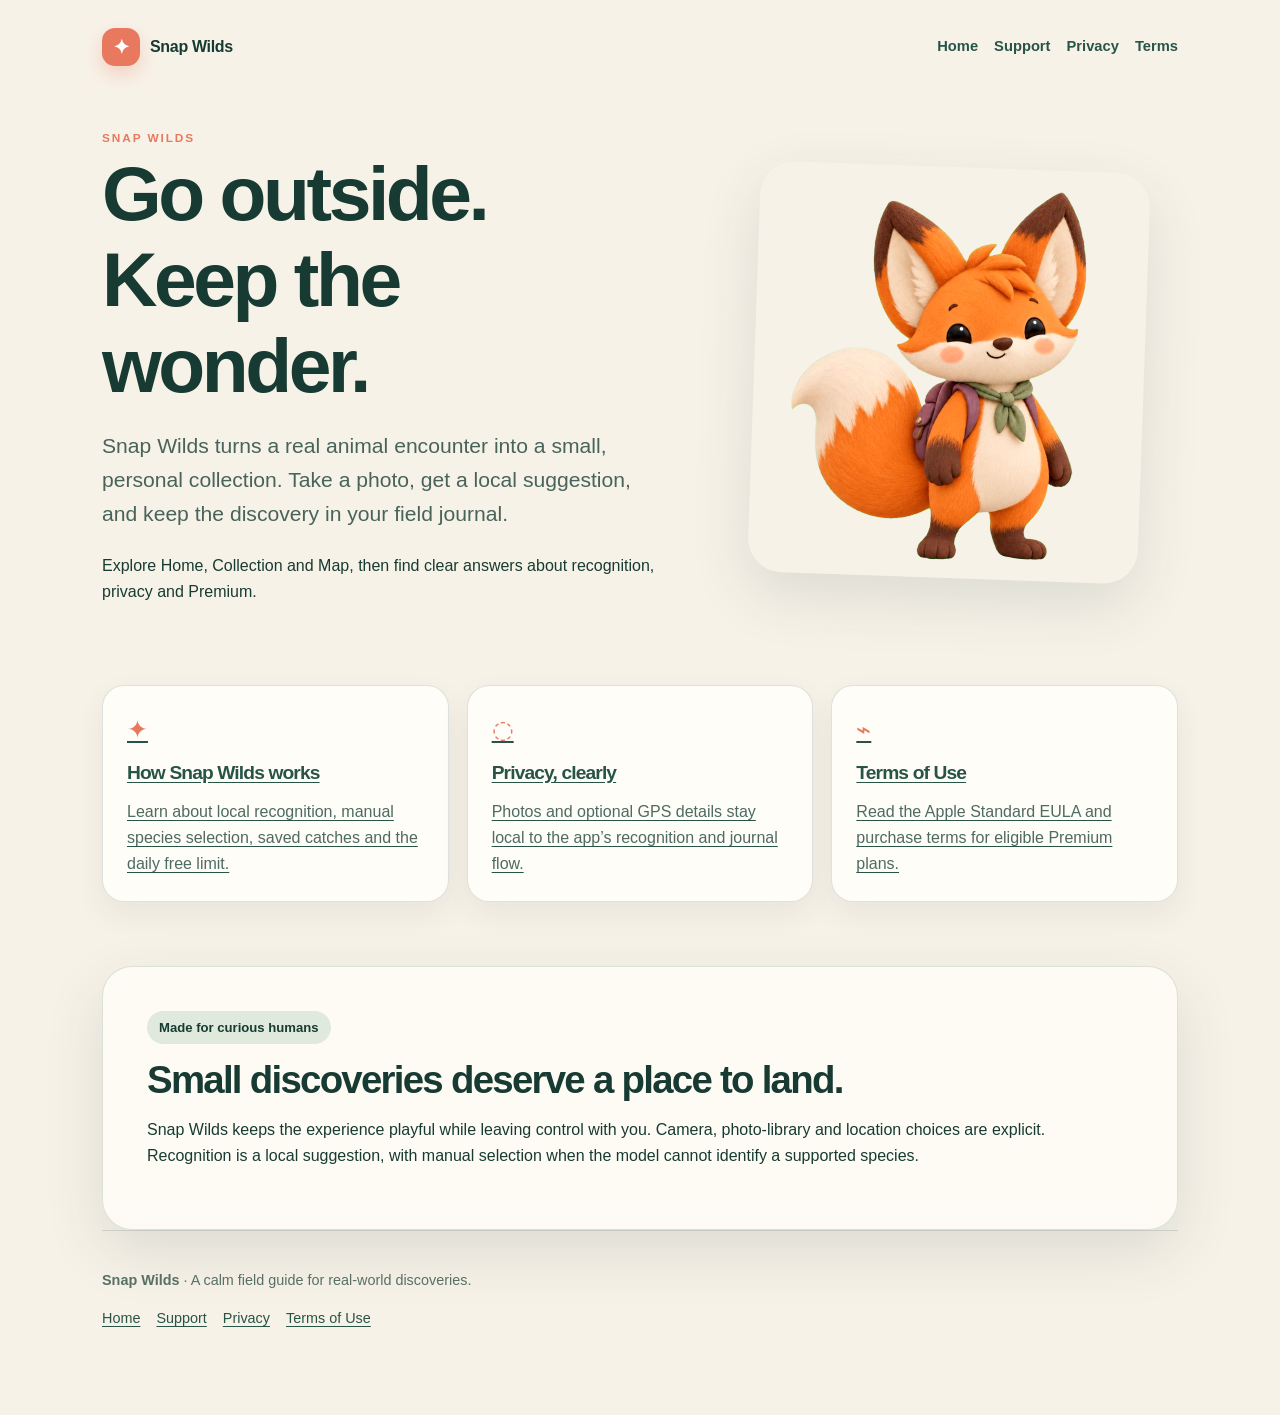
<file: index.html>
<!DOCTYPE html>
<html lang="en">
<head>
<meta http-equiv="Content-Type" content="text/html; charset=UTF-8">
<meta charset="utf-8">
<meta name="viewport" content="width=device-width, initial-scale=1">
<meta name="description" content="Snap Wilds field guide, support, privacy and terms.">
<title>Snap Wilds &middot; Home</title>
<link rel="stylesheet" href="style.css">
</head>
<body><main class="shell"><nav class="nav"><a class="brand" href="index.html"><span class="brand-mark">&#10022;</span><span>Snap Wilds</span></a><div class="nav-links">
<a href="index.html">Home</a><a href="support.html">Support</a><a href="privacy.html">Privacy</a><a href="terms.html">Terms</a>
</div></nav><section class="hero"><div>
<span class="eyebrow">Snap Wilds</span><h1>Go outside.<br>Keep the wonder.</h1>
<p class="lede">Snap Wilds turns a real animal encounter into a small, personal collection. Take a photo, get a local suggestion, and keep the discovery in your field journal.</p>
<p>Explore Home, Collection and Map, then find clear answers about recognition, privacy and Premium.</p>
</div>
<img class="poster" src="fino-poster.png" alt="Fino, the Snap Wilds fox mascot, smiling beside the app mark"></section><div class="grid">
<a class="card" href="support.html"><div class="icon">&#10022;</div>
<h3>How Snap Wilds works</h3>
<p>Learn about local recognition, manual species selection, saved catches and the daily free limit.</p></a><a class="card" href="privacy.html"><div class="icon">&#9676;</div>
<h3>Privacy, clearly</h3>
<p>Photos and optional GPS details stay local to the app’s recognition and journal flow.</p></a><a class="card" href="terms.html"><div class="icon">&#8961;</div>
<h3>Terms of Use</h3>
<p>Read the Apple Standard EULA and purchase terms for eligible Premium plans.</p></a>
</div>
<section class="panel"><span class="kicker">Made for curious humans</span><h2>Small discoveries deserve a place to land.</h2>
<p>Snap Wilds keeps the experience playful while leaving control with you. Camera, photo-library and location choices are explicit. Recognition is a local suggestion, with manual selection when the model cannot identify a supported species.</p></section><footer><p><strong>Snap Wilds</strong> &middot; A calm field guide for real-world discoveries.</p>
<p><a href="index.html">Home</a><a href="support.html">Support</a><a href="privacy.html">Privacy</a><a href="terms.html">Terms of Use</a></p></footer></main></body>
</html>
</file>
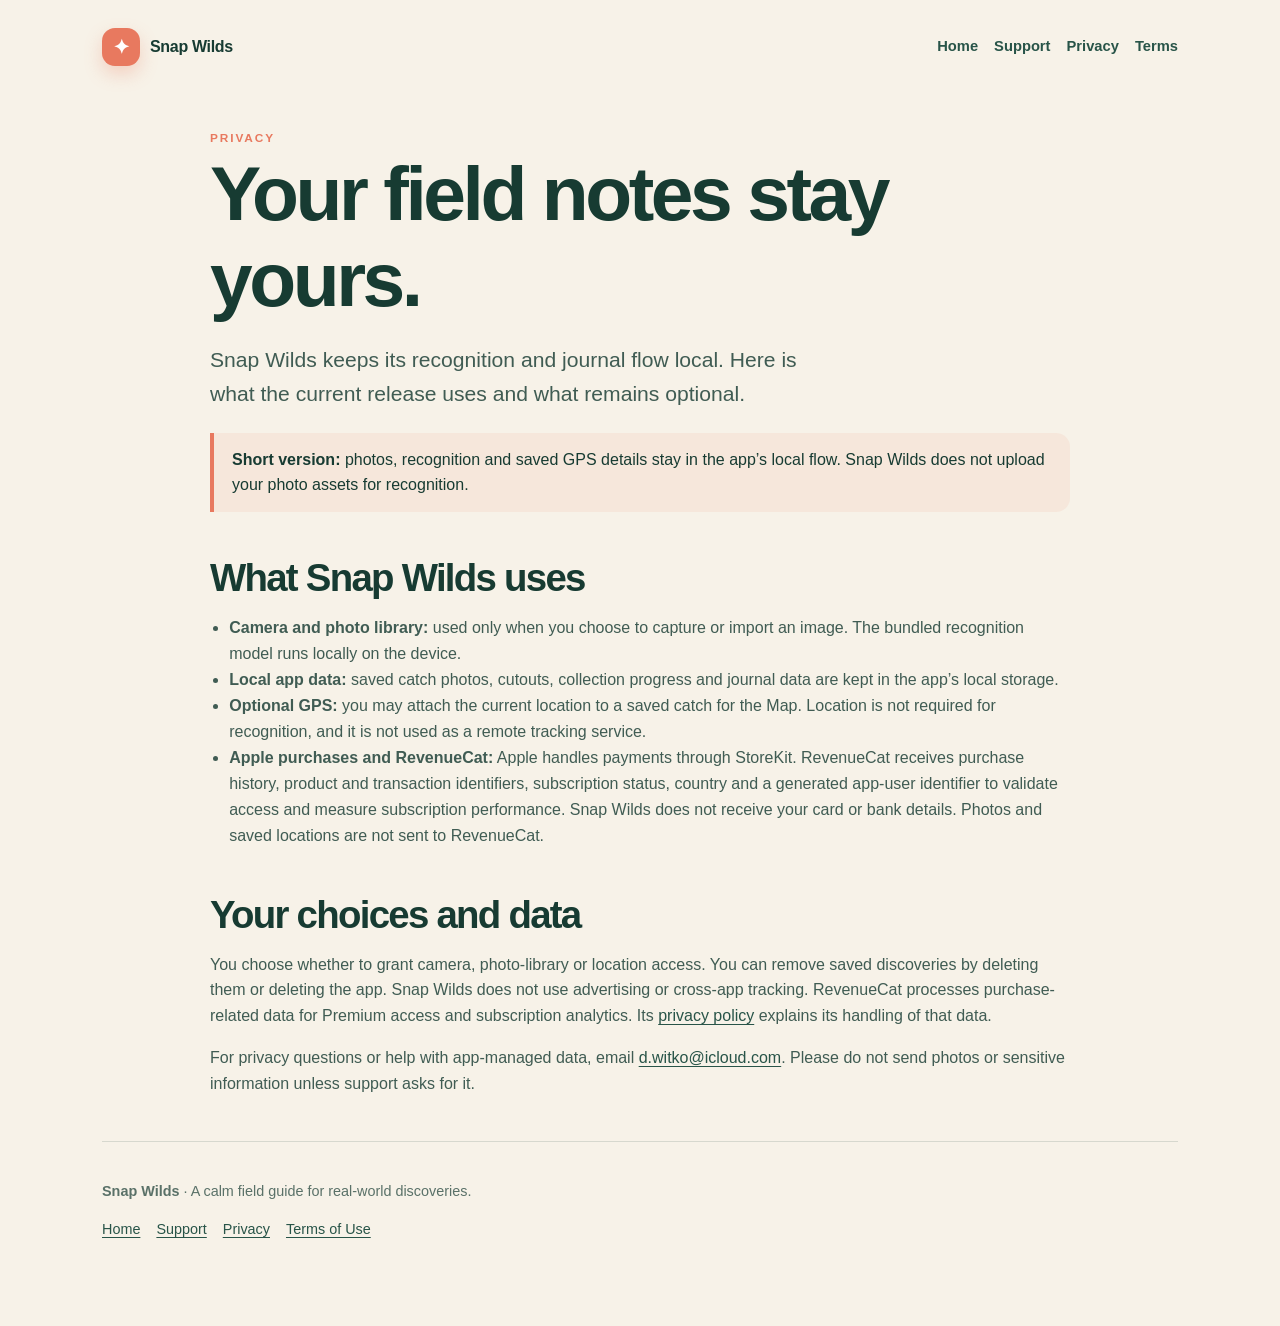
<file: privacy.html>
<!DOCTYPE html>
<html lang="en">
<head>
<meta http-equiv="Content-Type" content="text/html; charset=UTF-8">
<meta charset="utf-8">
<meta name="viewport" content="width=device-width, initial-scale=1">
<meta name="description" content="Snap Wilds privacy information.">
<title>Snap Wilds &middot; Privacy</title>
<link rel="stylesheet" href="style.css">
</head>
<body><main class="shell"><nav class="nav"><a class="brand" href="index.html"><span class="brand-mark">&#10022;</span><span>Snap Wilds</span></a><div class="nav-links">
<a href="index.html">Home</a><a href="support.html">Support</a><a href="privacy.html">Privacy</a><a href="terms.html">Terms</a>
</div></nav><section class="section"><span class="eyebrow">Privacy</span><h1>Your field notes stay yours.</h1>
<p class="lede">Snap Wilds keeps its recognition and journal flow local. Here is what the current release uses and what remains optional.</p>
<div class="notice">
<strong>Short version:</strong> photos, recognition and saved GPS details stay in the app’s local flow. Snap Wilds does not upload your photo assets for recognition.</div></section><section class="section"><h2>What Snap Wilds uses</h2>
<ul>
<li>
<strong>Camera and photo library:</strong> used only when you choose to capture or import an image. The bundled recognition model runs locally on the device.</li>
<li>
<strong>Local app data:</strong> saved catch photos, cutouts, collection progress and journal data are kept in the app&rsquo;s local storage.</li>
<li>
<strong>Optional GPS:</strong> you may attach the current location to a saved catch for the Map. Location is not required for recognition, and it is not used as a remote tracking service.</li>
<li>
<strong>Apple purchases and RevenueCat:</strong> Apple handles payments through StoreKit. RevenueCat receives purchase history, product and transaction identifiers, subscription status, country and a generated app-user identifier to validate access and measure subscription performance. Snap Wilds does not receive your card or bank details. Photos and saved locations are not sent to RevenueCat.</li>
</ul></section><section class="section"><h2>Your choices and data</h2>
<p>You choose whether to grant camera, photo-library or location access. You can remove saved discoveries by deleting them or deleting the app. Snap Wilds does not use advertising or cross-app tracking. RevenueCat processes purchase-related data for Premium access and subscription analytics. Its <a href="https://www.revenuecat.com/privacy">privacy policy</a> explains its handling of that data.</p><p>For privacy questions or help with app-managed data, email <a href="mailto:d.witko@icloud.com">d.witko@icloud.com</a>. Please do not send photos or sensitive information unless support asks for it.</p></section><footer><p><strong>Snap Wilds</strong> &middot; A calm field guide for real-world discoveries.</p>
<p><a href="index.html">Home</a><a href="support.html">Support</a><a href="privacy.html">Privacy</a><a href="terms.html">Terms of Use</a></p></footer></main></body>
</html>
</file>
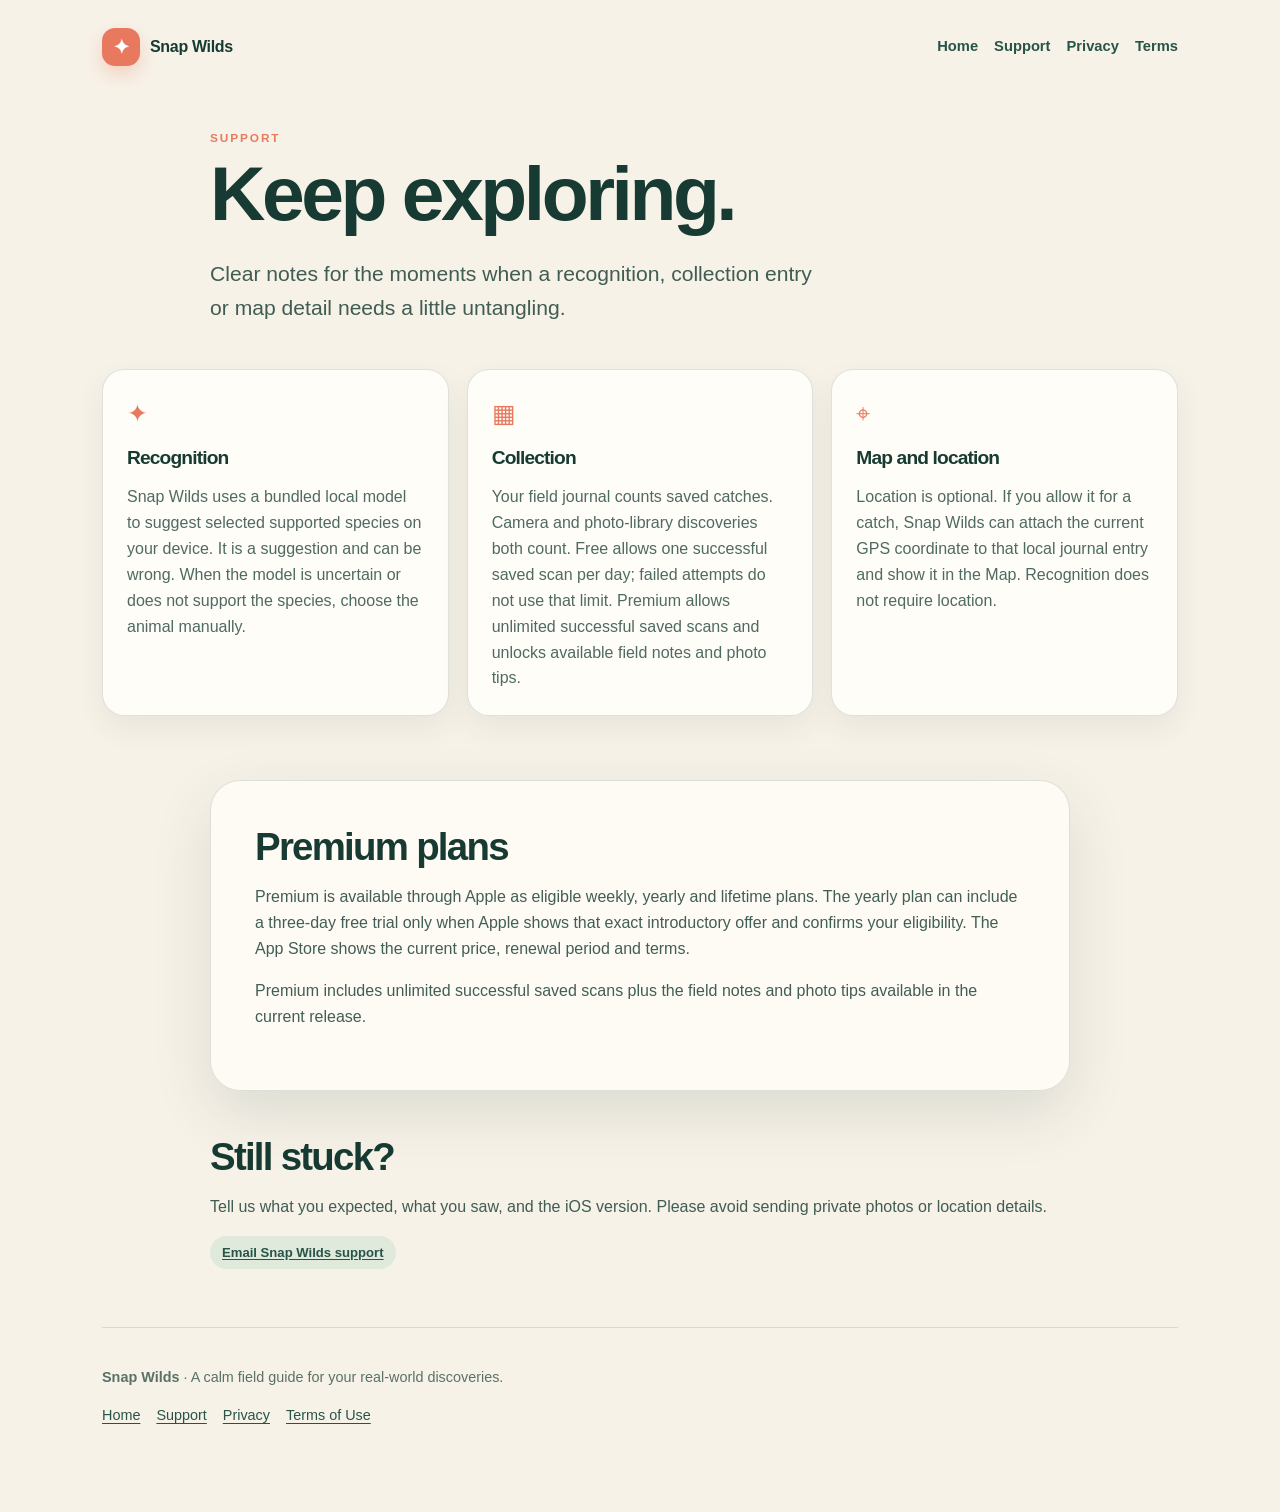
<file: support.html>
<!DOCTYPE html>
<html lang="en">
<head>
<meta http-equiv="Content-Type" content="text/html; charset=UTF-8">
<meta charset="utf-8">
<meta name="viewport" content="width=device-width, initial-scale=1">
<meta name="description" content="Snap Wilds support and help.">
<title>Snap Wilds &middot; Support</title>
<link rel="stylesheet" href="style.css">
</head>
<body><main class="shell"><nav class="nav"><a class="brand" href="index.html"><span class="brand-mark">&#10022;</span><span>Snap Wilds</span></a><div class="nav-links">
<a href="index.html">Home</a><a href="support.html">Support</a><a href="privacy.html">Privacy</a><a href="terms.html">Terms</a>
</div></nav><section class="section"><span class="eyebrow">Support</span><h1>Keep exploring.</h1>
<p class="lede">Clear notes for the moments when a recognition, collection entry or map detail needs a little untangling.</p></section><div class="grid">
<article class="card"><div class="icon">&#10022;</div>
<h3>Recognition</h3>
<p>Snap Wilds uses a bundled local model to suggest selected supported species on your device. It is a suggestion and can be wrong. When the model is uncertain or does not support the species, choose the animal manually.</p></article><article class="card"><div class="icon">&#9638;</div>
<h3>Collection</h3>
<p>Your field journal counts saved catches. Camera and photo-library discoveries both count. Free allows one successful saved scan per day; failed attempts do not use that limit. Premium allows unlimited successful saved scans and unlocks available field notes and photo tips.</p></article><article class="card"><div class="icon">&#8982;</div>
<h3>Map and location</h3>
<p>Location is optional. If you allow it for a catch, Snap Wilds can attach the current GPS coordinate to that local journal entry and show it in the Map. Recognition does not require location.</p></article>
</div>
<section class="section panel"><h2>Premium plans</h2>
<p>Premium is available through Apple as eligible weekly, yearly and lifetime plans. The yearly plan can include a three-day free trial only when Apple shows that exact introductory offer and confirms your eligibility. The App Store shows the current price, renewal period and terms.</p>
<p>Premium includes unlimited successful saved scans plus the field notes and photo tips available in the current release.</p></section><section class="section"><h2>Still stuck?</h2>
<p>Tell us what you expected, what you saw, and the iOS version. Please avoid sending private photos or location details.</p>
<p><a class="kicker" href="mailto:d.witko@icloud.com">Email Snap Wilds support</a></p></section><footer><p><strong>Snap Wilds</strong> &middot; A calm field guide for your real-world discoveries.</p>
<p><a href="index.html">Home</a><a href="support.html">Support</a><a href="privacy.html">Privacy</a><a href="terms.html">Terms of Use</a></p></footer></main></body>
</html>
</file>
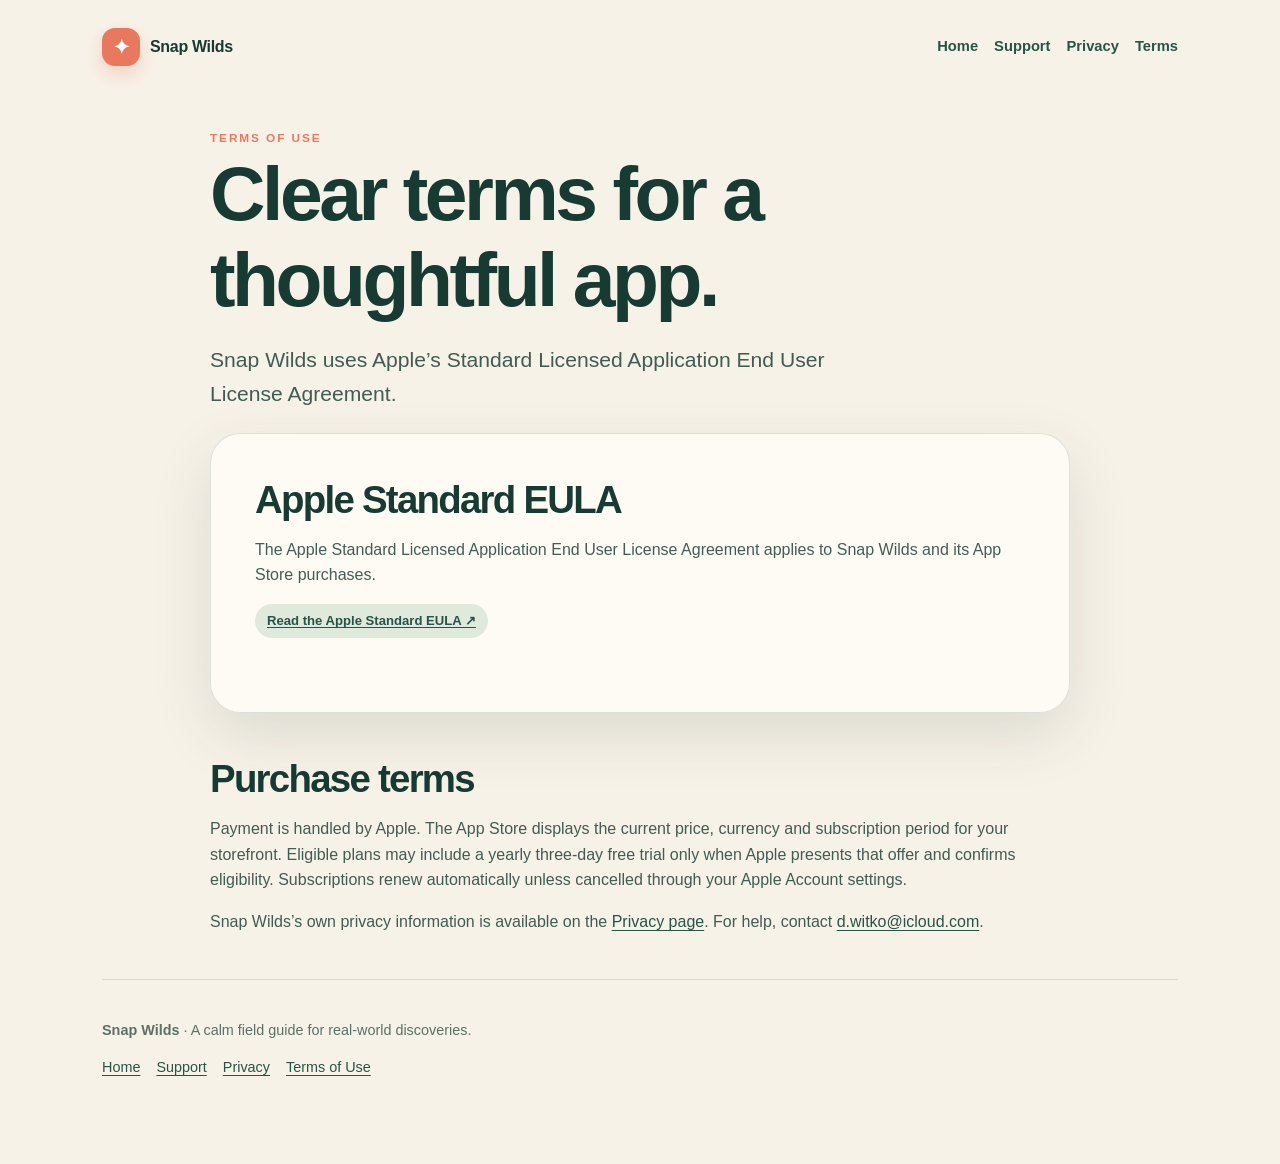
<file: terms.html>
<!DOCTYPE html>
<html lang="en">
<head>
<meta http-equiv="Content-Type" content="text/html; charset=UTF-8">
<meta charset="utf-8">
<meta name="viewport" content="width=device-width, initial-scale=1">
<meta name="description" content="Snap Wilds Terms of Use.">
<title>Snap Wilds &middot; Terms</title>
<link rel="stylesheet" href="style.css">
</head>
<body><main class="shell"><nav class="nav"><a class="brand" href="index.html"><span class="brand-mark">&#10022;</span><span>Snap Wilds</span></a><div class="nav-links">
<a href="index.html">Home</a><a href="support.html">Support</a><a href="privacy.html">Privacy</a><a href="terms.html">Terms</a>
</div></nav><section class="section"><span class="eyebrow">Terms of Use</span><h1>Clear terms for a thoughtful app.</h1>
<p class="lede">Snap Wilds uses Apple&rsquo;s Standard Licensed Application End User License Agreement.</p>
<div class="panel">
<h2>Apple Standard EULA</h2>
<p>The Apple Standard Licensed Application End User License Agreement applies to Snap Wilds and its App Store purchases.</p>
<p><a class="kicker" href="https://www.apple.com/legal/internet-services/itunes/dev/stdeula/">Read the Apple Standard EULA &#8599;</a></p>
</div></section><section class="section"><h2>Purchase terms</h2>
<p>Payment is handled by Apple. The App Store displays the current price, currency and subscription period for your storefront. Eligible plans may include a yearly three-day free trial only when Apple presents that offer and confirms eligibility. Subscriptions renew automatically unless cancelled through your Apple Account settings.</p>
<p>Snap Wilds&rsquo;s own privacy information is available on the <a href="privacy.html">Privacy page</a>. For help, contact <a href="mailto:d.witko@icloud.com">d.witko@icloud.com</a>.</p></section><footer><p><strong>Snap Wilds</strong> &middot; A calm field guide for real-world discoveries.</p>
<p><a href="index.html">Home</a><a href="support.html">Support</a><a href="privacy.html">Privacy</a><a href="terms.html">Terms of Use</a></p></footer></main></body>
</html>
</file>
<file: style.css>
:root {
  color-scheme: light;
  --cream: #f7f2e8;
  --paper: #fffdf8;
  --forest: #173b32;
  --forest-soft: #285448;
  --coral: #e8795f;
  --sage: #dfe9dc;
  --line: rgba(23, 59, 50, .14);
  --shadow: 0 22px 60px rgba(23, 59, 50, .12);
  font-family: -apple-system, BlinkMacSystemFont, "SF Pro Rounded", "Avenir Next", sans-serif;
}
* { box-sizing: border-box; }
body { margin: 0; color: var(--forest); background: var(--cream); line-height: 1.62; }
a { color: var(--forest-soft); text-underline-offset: .18em; }
a:hover { color: var(--coral); }
.shell { max-width: 1120px; margin: 0 auto; padding: 28px 22px 70px; }
.nav { display: flex; align-items: center; justify-content: space-between; gap: 20px; margin-bottom: 58px; }
.brand { display: inline-flex; align-items: center; gap: 10px; text-decoration: none; color: var(--forest); font-weight: 850; letter-spacing: -.02em; }
.brand-mark { width: 38px; height: 38px; border-radius: 13px; background: var(--coral); display: grid; place-items: center; color: white; font-size: 20px; box-shadow: 0 8px 18px rgba(232,121,95,.28); }
.nav-links { display: flex; flex-wrap: wrap; gap: 16px; font-size: .92rem; font-weight: 700; }
.nav-links a { text-decoration: none; }
.hero { display: grid; grid-template-columns: 1.1fr .9fr; align-items: center; gap: 60px; margin-bottom: 64px; }
.eyebrow { color: var(--coral); text-transform: uppercase; letter-spacing: .16em; font-weight: 850; font-size: .74rem; }
h1, h2, h3 { line-height: 1.12; letter-spacing: -.045em; margin: 0 0 16px; }
h1 { font-size: clamp(2.6rem, 6vw, 5.3rem); max-width: 700px; }
h2 { font-size: clamp(1.75rem, 3vw, 2.5rem); }
h3 { font-size: 1.2rem; }
.lede { font-size: clamp(1.08rem, 1.8vw, 1.32rem); color: rgba(23,59,50,.78); max-width: 620px; }
.poster { width: min(100%, 390px); margin: 0 auto; display: block; border-radius: 34px; box-shadow: var(--shadow); transform: rotate(2deg); }
.panel { background: rgba(255,253,248,.8); border: 1px solid var(--line); border-radius: 30px; padding: clamp(24px, 4vw, 44px); box-shadow: var(--shadow); backdrop-filter: blur(12px); }
.grid { display: grid; grid-template-columns: repeat(3, 1fr); gap: 18px; margin: 28px 0 64px; }
.card { background: var(--paper); border: 1px solid var(--line); border-radius: 22px; padding: 24px; box-shadow: 0 12px 30px rgba(23,59,50,.07); }
.card p { margin: 0; color: rgba(23,59,50,.76); }
.icon { color: var(--coral); font-size: 1.55rem; margin-bottom: 12px; }
.section { margin: 0 auto 44px; max-width: 860px; }
.section p, .section li { color: rgba(23,59,50,.82); }
.section ul { padding-left: 1.2rem; }
.kicker { display: inline-block; background: var(--sage); border-radius: 999px; padding: 6px 12px; font-size: .82rem; font-weight: 800; margin-bottom: 14px; }
.notice { border-left: 4px solid var(--coral); padding: 14px 18px; background: rgba(232,121,95,.09); border-radius: 0 14px 14px 0; }
footer { border-top: 1px solid var(--line); padding-top: 24px; color: rgba(23,59,50,.7); font-size: .9rem; }
footer a { margin-right: 16px; }
@media (max-width: 760px) { .nav { align-items: flex-start; flex-direction: column; margin-bottom: 40px; } .hero { grid-template-columns: 1fr; gap: 30px; } .poster { max-width: 300px; } .grid { grid-template-columns: 1fr; } .shell { padding-inline: 16px; } }
</file>
